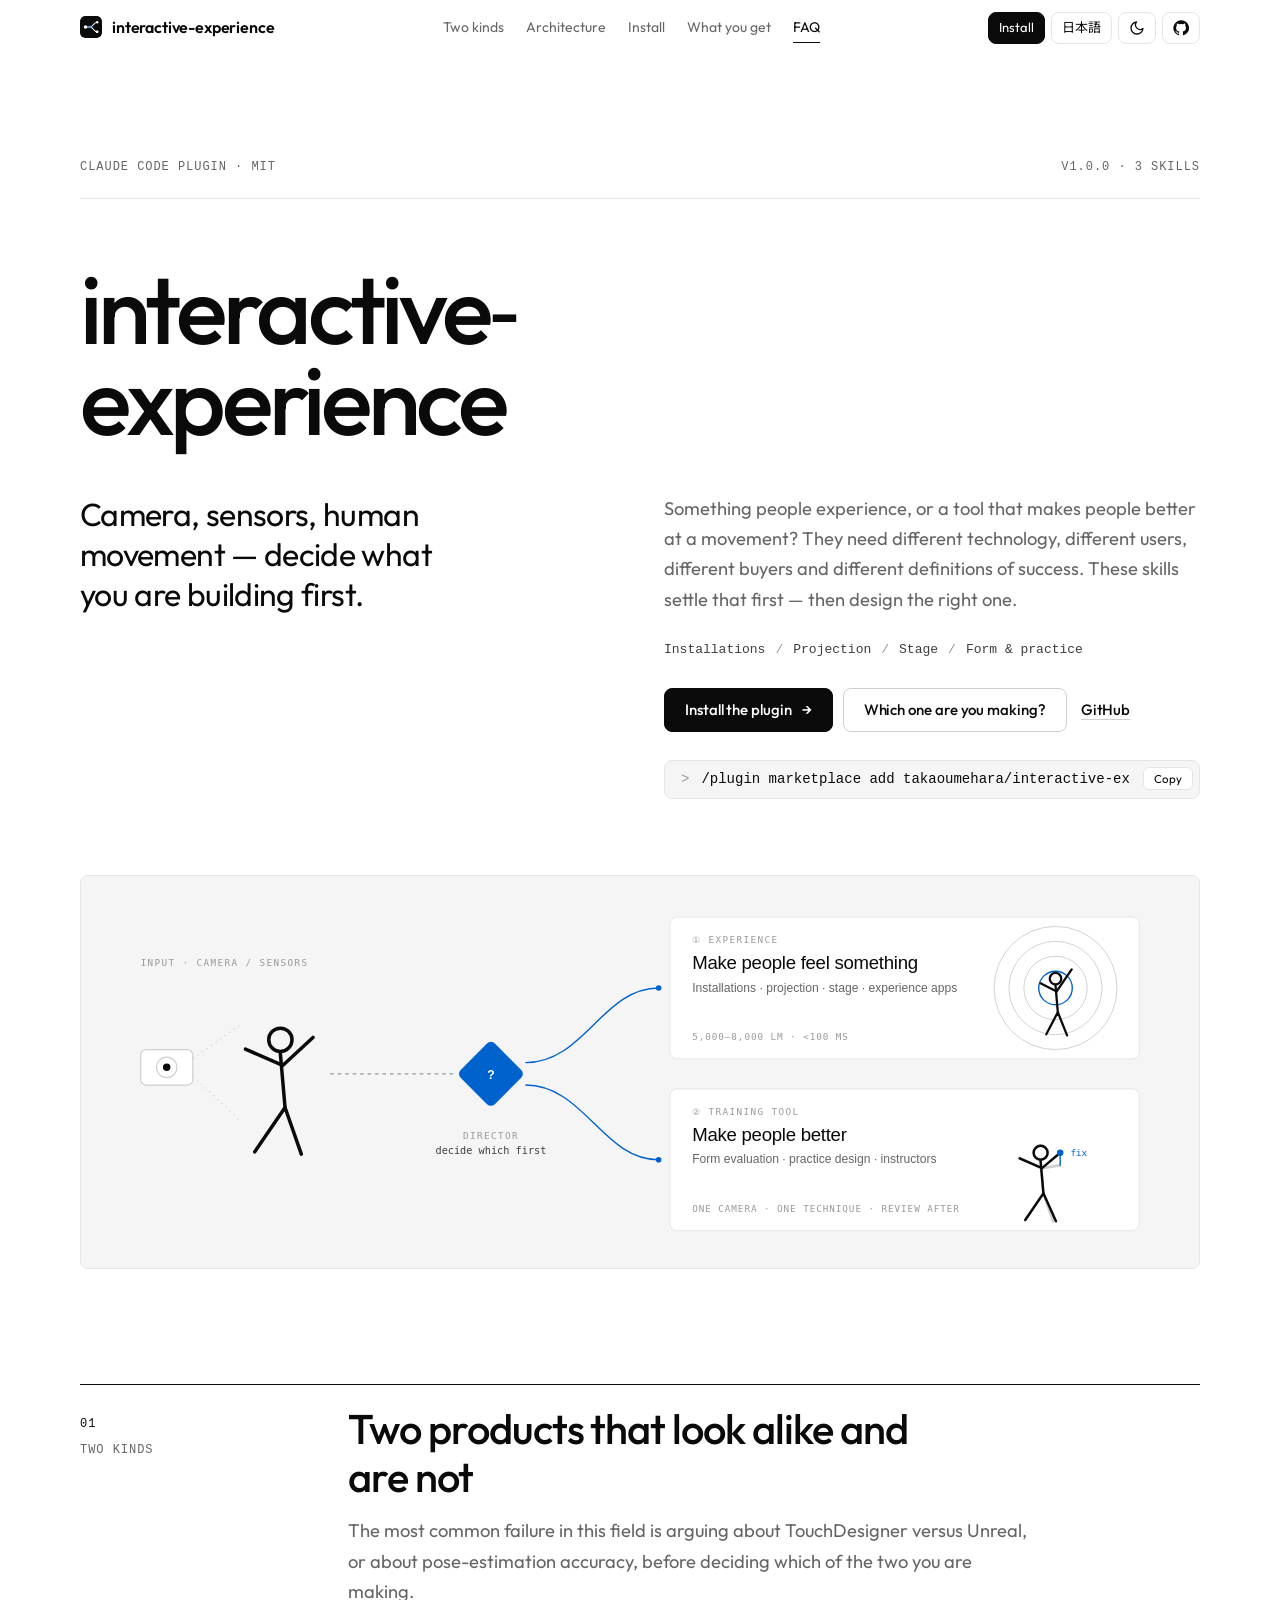
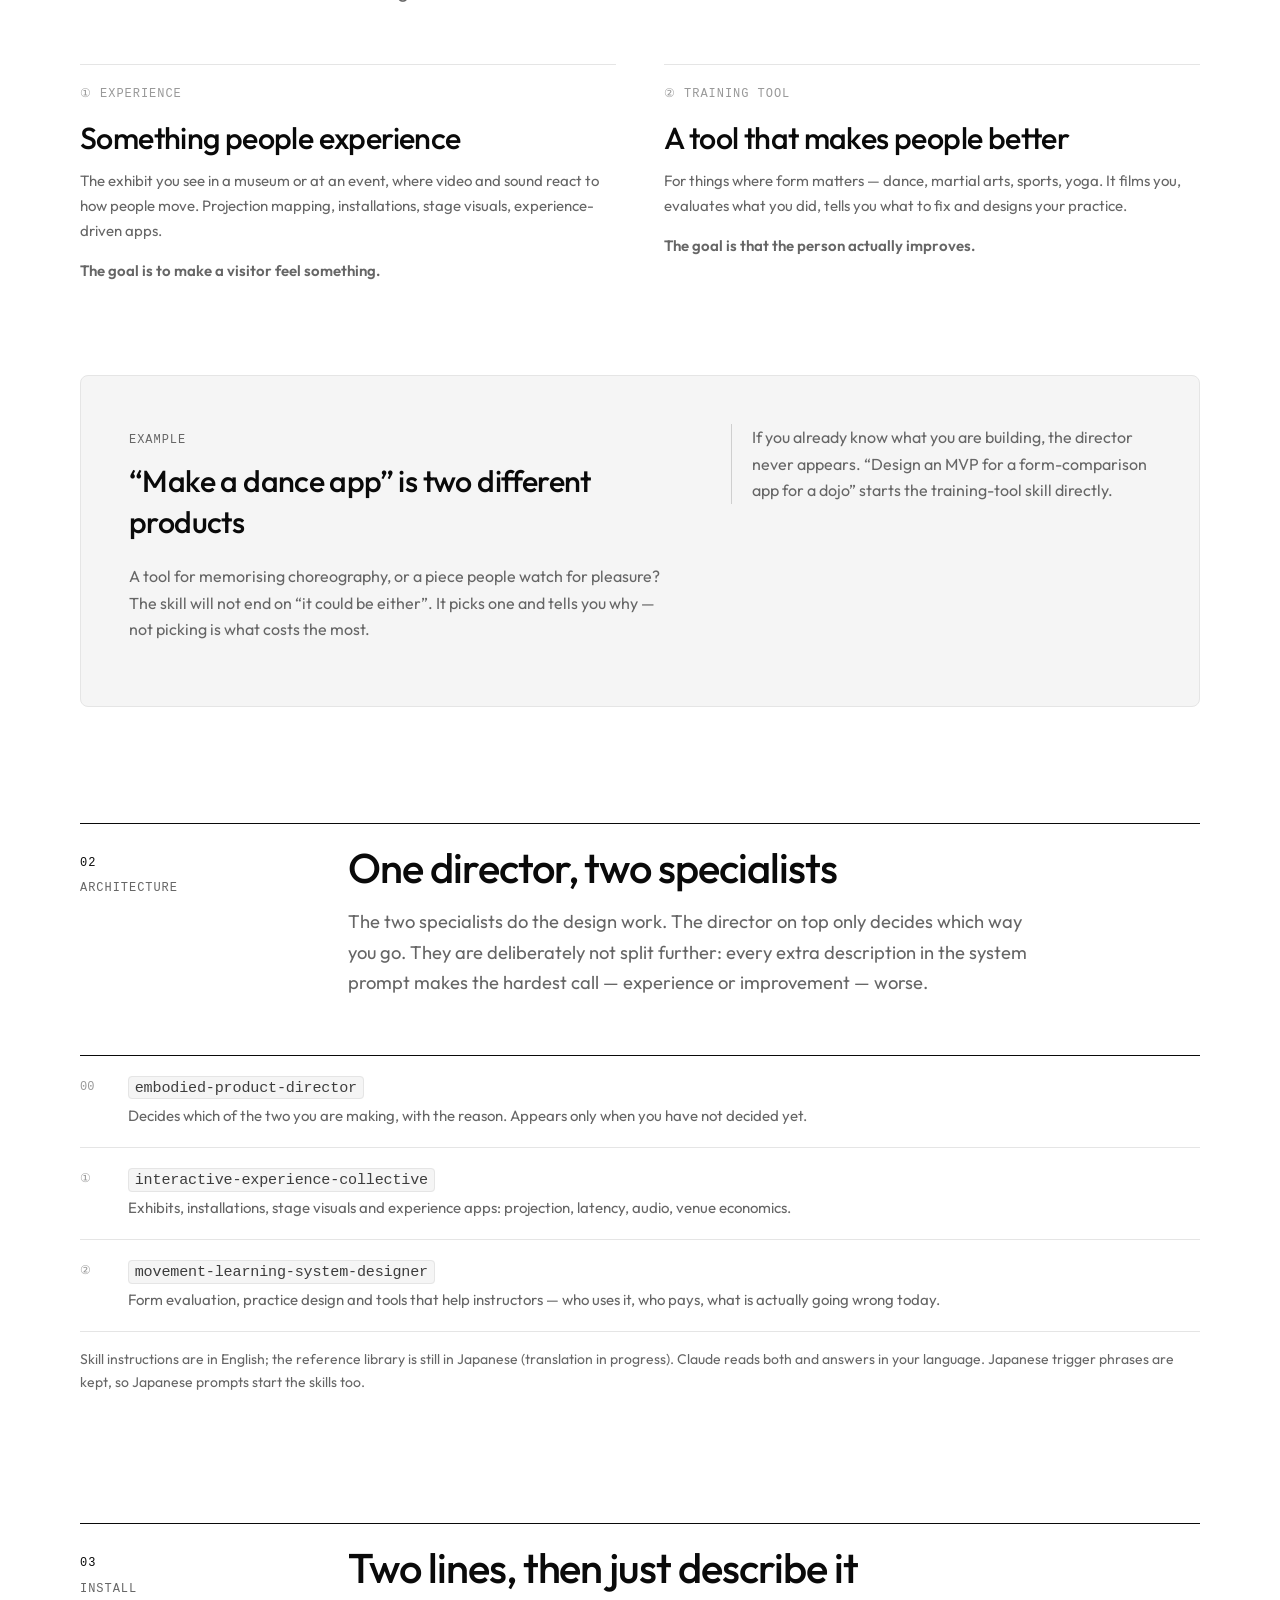
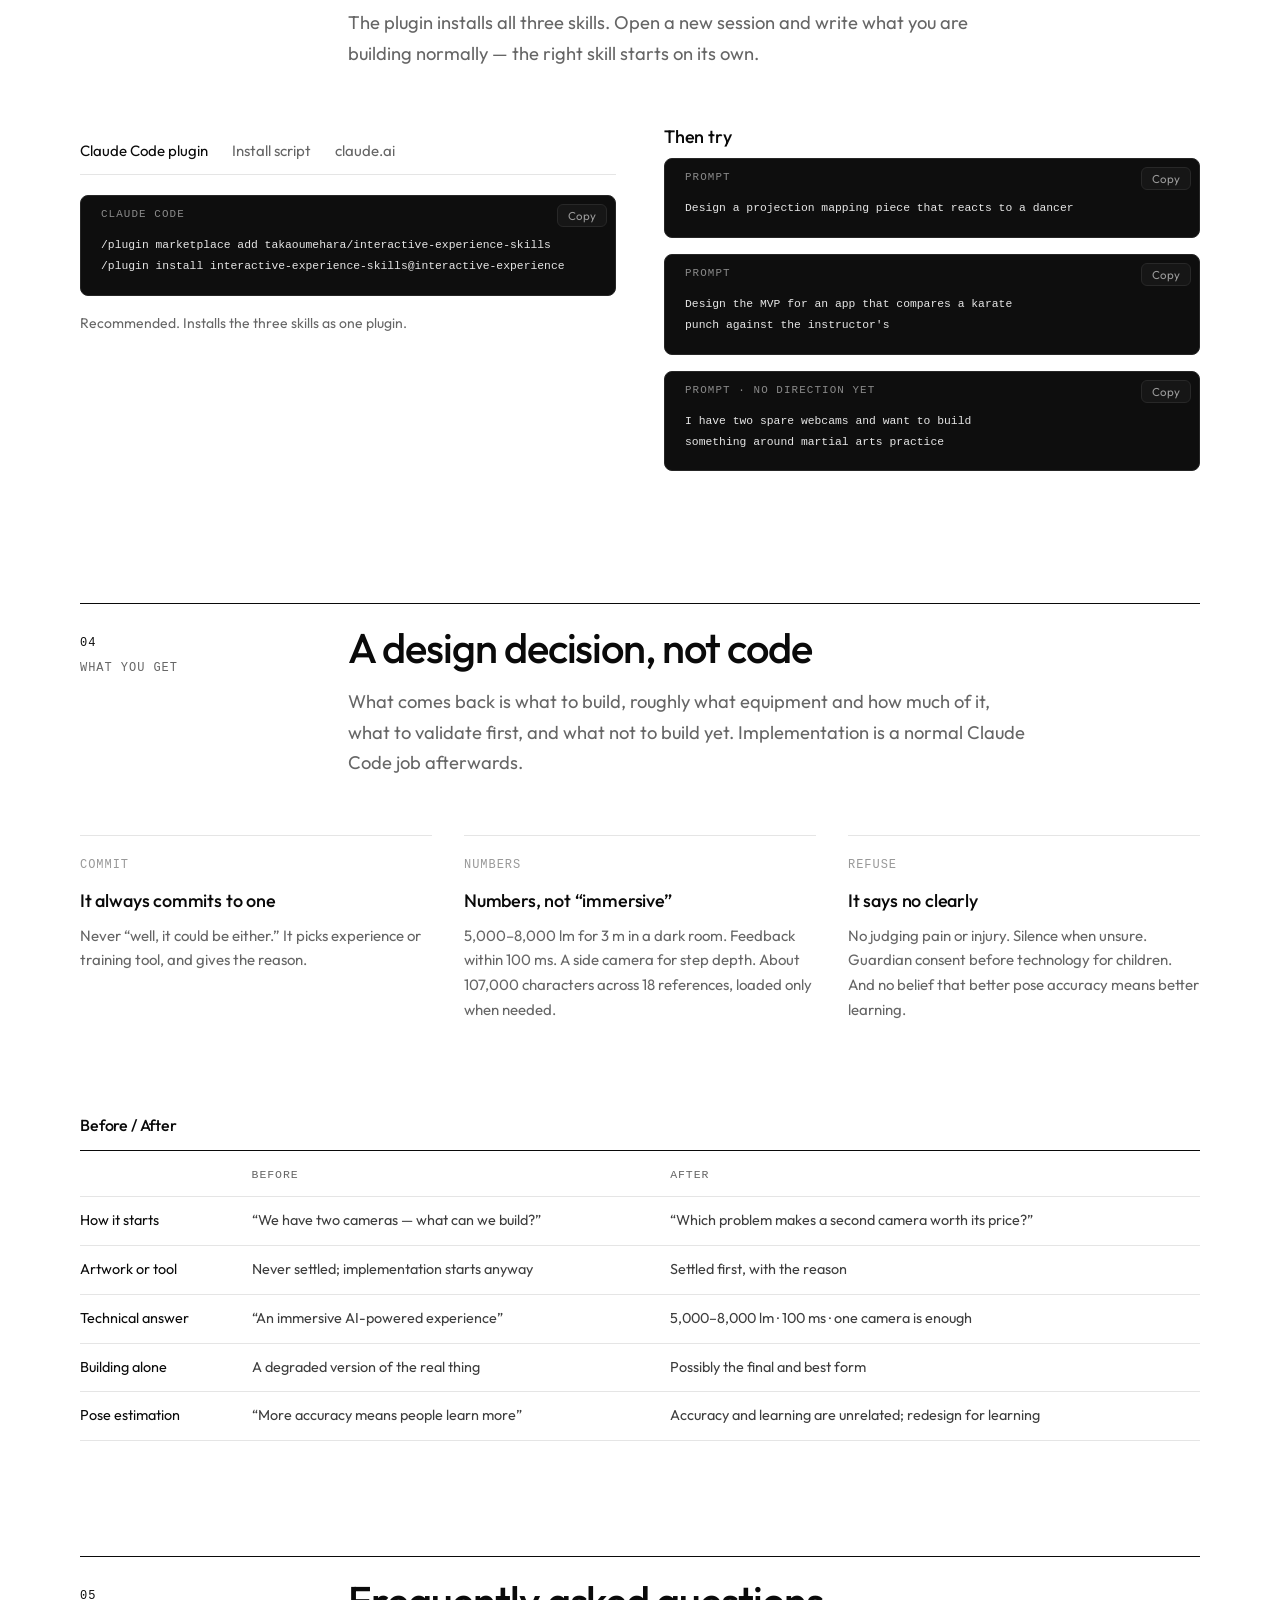
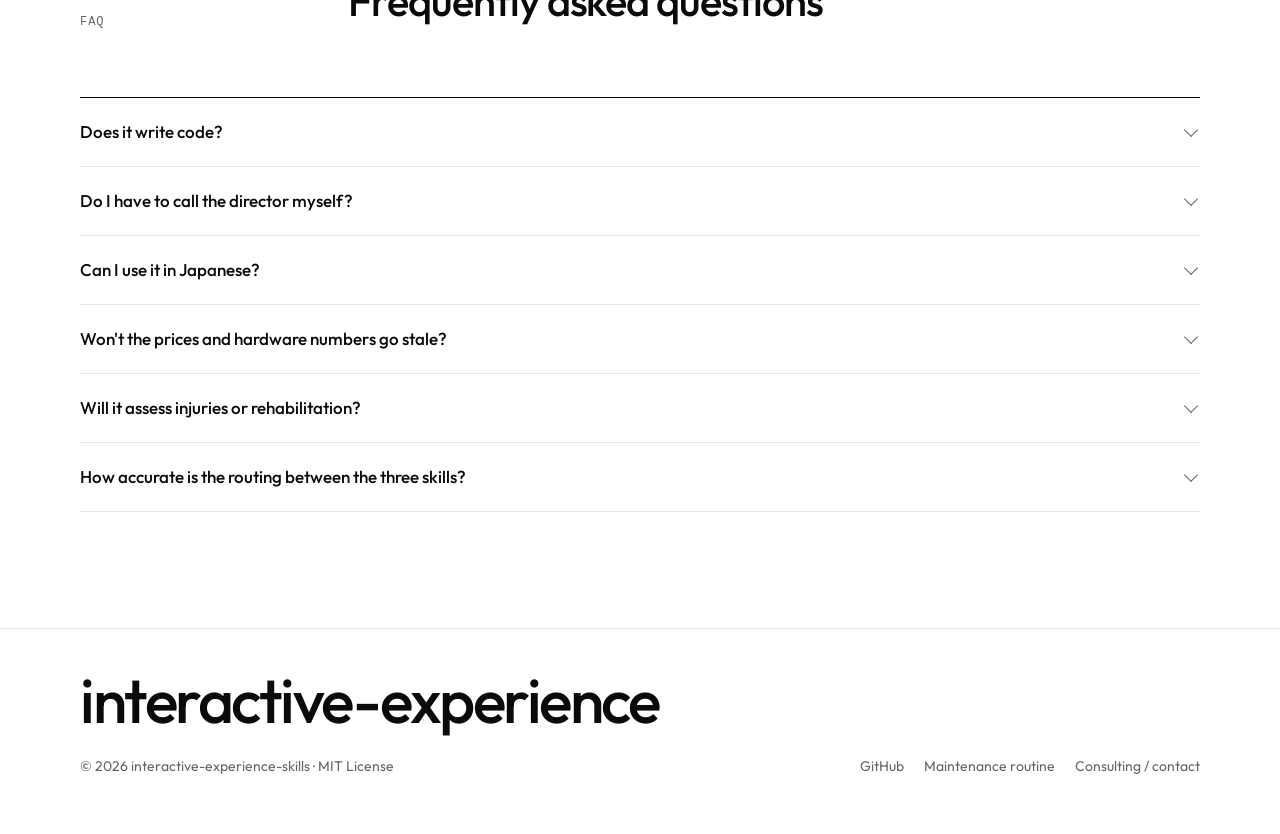
<file: site/index.html>
<!doctype html>
<html lang="en">
<head>
  <meta charset="utf-8">
  <meta name="viewport" content="width=device-width, initial-scale=1, viewport-fit=cover">
  <title>interactive-experience: decide what you are building first</title>
  <meta name="description" data-i18n-key="meta.description" content="Three Claude Code skills for products built on cameras, sensors and human movement. A director decides whether you are making an experience or a training tool, then a specialist designs it.">
  <meta name="theme-color" content="#ffffff" media="(prefers-color-scheme: light)">
  <meta name="theme-color" content="#0a0a0a" media="(prefers-color-scheme: dark)">
  <meta name="color-scheme" content="light dark">
  <link rel="icon" href="assets/favicon.svg" type="image/svg+xml">
  <link rel="canonical" href="https://takaoumehara.github.io/interactive-experience-skills/">
  <meta property="og:type" content="website">
  <meta property="og:site_name" content="interactive-experience">
  <meta property="og:title" content="interactive-experience: decide what you are building first">
  <meta property="og:description" content="Camera, sensors, human movement — decide what you are building first. Three Claude Code skills: one director, two specialists.">
  <meta property="og:url" content="https://takaoumehara.github.io/interactive-experience-skills/">
  <meta property="og:image" content="https://takaoumehara.github.io/interactive-experience-skills/assets/img/hero.svg">
  <meta name="twitter:card" content="summary_large_image">
  <link rel="preconnect" href="https://fonts.googleapis.com">
  <link rel="preconnect" href="https://fonts.gstatic.com" crossorigin>
  <link rel="stylesheet" href="https://fonts.googleapis.com/css2?family=Outfit:wght@400;500;600&amp;family=Noto+Sans+JP:wght@400;500;700&amp;display=swap">
  <link rel="stylesheet" href="assets/style.css">
  <style>
    /* Page-level tweaks: long install commands and brand names must not widen the hero grid or push the nav tools off-screen. */
    .hero-grid > div, .grid > *, .demo-teaser > * { min-width: 0; }
    p code, li code, td code, summary code, details code { white-space: normal; overflow-wrap: anywhere; }
    .install-line { max-width: 100% !important; }
    .install-line span { min-width: 0; }
    .install-line .prompt, .install-line [data-copy] { flex: none !important; }
    @media (max-width: 519px) {
      .brand { flex-shrink: 1; min-width: 0; }
      .brand span { overflow: hidden; text-overflow: ellipsis; }
    }
  </style>
  <script src="assets/boot.js" data-loader></script>
</head>
<body data-title-key="meta.title">
  <div class="loader" aria-hidden="true">
    <div class="loader-mark"><span class="loader-word">interactive-experience</span><span class="loader-rule"></span></div>
  </div>
  <a class="skip-link" href="#main" data-i18n="ui.skip">Skip to content</a>

  <header class="nav">
    <div class="container">
      <a class="brand" href="./" aria-label="interactive-experience home">
        <img src="assets/favicon.svg" alt="" width="22" height="22">
        <span>interactive-experience</span>
      </a>
      <ul class="nav-links">
        <li><a href="#two-kinds" data-i18n="nav.kinds">Two kinds</a></li>
        <li><a href="#architecture" data-i18n="nav.arch">Architecture</a></li>
        <li><a href="#install" data-i18n="nav.install">Install</a></li>
        <li><a href="#what-you-get" data-i18n="nav.get">What you get</a></li>
        <li><a href="#faq">FAQ</a></li>
      </ul>
      <div class="nav-tools">
        <a class="icon-btn nav-demo" href="#install" data-i18n="nav.cta">Install</a>
        <button class="icon-btn" type="button" data-lang-toggle aria-label="日本語に切り替え" lang="ja"><span class="lang-long">日本語</span><span class="lang-short" aria-hidden="true">JA</span></button>
        <button class="icon-btn" type="button" data-theme-toggle aria-label="Toggle theme"></button>
        <a class="icon-btn" href="https://github.com/takaoumehara/interactive-experience-skills" aria-label="GitHub repository" title="GitHub">
          <svg viewBox="0 0 24 24" fill="currentColor" aria-hidden="true"><path d="M12 .5a11.5 11.5 0 0 0-3.64 22.41c.58.1.79-.25.79-.56v-2c-3.2.7-3.88-1.37-3.88-1.37-.52-1.33-1.28-1.69-1.28-1.69-1.05-.72.08-.7.08-.7 1.16.08 1.77 1.19 1.77 1.19 1.03 1.77 2.7 1.26 3.36.96.1-.75.4-1.26.73-1.55-2.55-.29-5.24-1.28-5.24-5.69 0-1.26.45-2.29 1.19-3.1-.12-.29-.52-1.46.11-3.05 0 0 .97-.31 3.17 1.18a11 11 0 0 1 5.77 0c2.2-1.49 3.17-1.18 3.17-1.18.63 1.59.23 2.76.11 3.05.74.81 1.19 1.84 1.19 3.1 0 4.42-2.7 5.4-5.26 5.68.41.36.78 1.06.78 2.14v3.17c0 .31.21.67.8.56A11.5 11.5 0 0 0 12 .5z"/></svg>
        </a>
        <button class="icon-btn menu-btn" type="button" data-menu-toggle aria-expanded="false" aria-controls="mobile-menu" aria-label="Menu">
          <svg viewBox="0 0 24 24" fill="none" stroke="currentColor" stroke-width="1.5" stroke-linecap="round" aria-hidden="true"><path d="M4 8h16M4 16h16"/></svg>
        </button>
      </div>
    </div>
  </header>
  <nav class="mobile-menu" id="mobile-menu" aria-label="Sections">
    <a href="#two-kinds" data-i18n="nav.kinds">Two kinds</a>
    <a href="#architecture" data-i18n="nav.arch">Architecture</a>
    <a href="#install" data-i18n="nav.install">Install</a>
    <a href="#what-you-get" data-i18n="nav.get">What you get</a>
    <a href="#faq">FAQ</a>
  </nav>

  <main id="main">
    <!-- ================= HERO ================= -->
    <section class="hero">
      <div class="container">
        <div class="hero-meta">
          <span class="eyebrow" data-i18n="hero.eyebrow">Claude Code plugin · MIT</span>
          <span>v1.0.0 · 3 skills</span>
        </div>
        <h1 style="font-size:clamp(2.6rem, 1.2rem + 6vw, 6.4rem)">interactive&#8209;<br>experience</h1>
        <div class="hero-grid">
          <p class="tagline" data-i18n="hero.tagline">Camera, sensors, human movement — decide what you are building first.</p>
          <div>
            <p class="lead" data-i18n="hero.lead">Something people experience, or a tool that makes people better at a movement? They need different technology, different users, different buyers and different definitions of success. These skills settle that first — then design the right one.</p>
            <ul class="meta-list" aria-label="Domains">
              <li>Installations</li><li>Projection</li><li>Stage</li><li>Form &amp; practice</li>
            </ul>
            <div class="cta">
              <a class="btn btn-primary" href="#install"><span data-i18n="hero.ctaStart">Install the plugin</span><span class="arr" aria-hidden="true">→</span></a>
              <a class="btn btn-ghost" href="#two-kinds" data-i18n="hero.ctaKinds">Which one are you making?</a>
              <a class="btn btn-link" href="https://github.com/takaoumehara/interactive-experience-skills">GitHub</a>
            </div>
            <div class="install-line" style="max-width:560px">
              <span class="prompt">&gt;</span><span id="hero-cmd">/plugin marketplace add takaoumehara/interactive-experience-skills</span>
              <span data-copy="hero-cmd" style="flex:0"></span>
            </div>
          </div>
        </div>
        <figure class="hero-art">
          <img class="diagram" src="assets/img/hero.svg" width="1200" height="420" alt="A camera reads a moving person. A director decides the fork: an experience that makes people feel something, or a training tool that makes people better." data-i18n-attr="alt:hero.alt">
        </figure>
      </div>
    </section>

    <!-- ================= TWO KINDS ================= -->
    <section id="two-kinds">
      <div class="container">
        <div class="section-head" data-reveal>
          <p class="sec-label"><span class="sec-num">01</span><span class="eyebrow" data-i18n="kinds.eyebrow">Two kinds</span></p>
          <div>
            <h2 data-i18n="kinds.title">Two products that look alike and are not</h2>
            <p class="lead" data-i18n="kinds.lead">The most common failure in this field is arguing about TouchDesigner versus Unreal, or about pose-estimation accuracy, before deciding which of the two you are making.</p>
          </div>
        </div>
        <div class="grid grid-2" data-reveal>
          <article class="col">
            <span class="col-k" data-i18n="kinds.aK">① Experience</span>
            <h3 style="font-size:clamp(1.4rem, 1.1rem + 1vw, 1.9rem);letter-spacing:-0.02em" data-i18n="kinds.aTitle">Something people experience</h3>
            <p data-i18n="kinds.aBody">The exhibit you see in a museum or at an event, where video and sound react to how people move. Projection mapping, installations, stage visuals, experience-driven apps.</p>
            <p data-i18n="kinds.aGoal"><b>The goal is to make a visitor feel something.</b></p>
          </article>
          <article class="col">
            <span class="col-k" data-i18n="kinds.bK">② Training tool</span>
            <h3 style="font-size:clamp(1.4rem, 1.1rem + 1vw, 1.9rem);letter-spacing:-0.02em" data-i18n="kinds.bTitle">A tool that makes people better</h3>
            <p data-i18n="kinds.bBody">For things where form matters — dance, martial arts, sports, yoga. It films you, evaluates what you did, tells you what to fix and designs your practice.</p>
            <p data-i18n="kinds.bGoal"><b>The goal is that the person actually improves.</b></p>
          </article>
        </div>
        <div class="demo-teaser" data-reveal>
          <div>
            <span class="eyebrow" data-i18n="kinds.exEyebrow">Example</span>
            <h3 data-i18n="kinds.exTitle">“Make a dance app” is two different products</h3>
            <p class="muted" data-i18n="kinds.exBody">A tool for memorising choreography, or a piece people watch for pleasure? The skill will not end on “it could be either”. It picks one and tells you why — not picking is what costs the most.</p>
          </div>
          <p class="note muted" data-i18n="kinds.exNote">If you already know what you are building, the director never appears. “Design an MVP for a form-comparison app for a dojo” starts the training-tool skill directly.</p>
        </div>
      </div>
    </section>

    <!-- ================= ARCHITECTURE ================= -->
    <section id="architecture">
      <div class="container">
        <div class="section-head" data-reveal>
          <p class="sec-label"><span class="sec-num">02</span><span class="eyebrow" data-i18n="arch.eyebrow">Architecture</span></p>
          <div>
            <h2 data-i18n="arch.title">One director, two specialists</h2>
            <p class="lead" data-i18n="arch.lead">The two specialists do the design work. The director on top only decides which way you go. They are deliberately not split further: every extra description in the system prompt makes the hardest call — experience or improvement — worse.</p>
          </div>
        </div>
        <ul class="paths" data-reveal>
          <li><span class="num">00</span><div><h3><code>embodied-product-director</code></h3><p data-i18n="arch.dBody">Decides which of the two you are making, with the reason. Appears only when you have not decided yet.</p></div></li>
          <li><span class="num">①</span><div><h3><code>interactive-experience-collective</code></h3><p data-i18n="arch.eBody">Exhibits, installations, stage visuals and experience apps: projection, latency, audio, venue economics.</p></div></li>
          <li><span class="num">②</span><div><h3><code>movement-learning-system-designer</code></h3><p data-i18n="arch.lBody">Form evaluation, practice design and tools that help instructors — who uses it, who pays, what is actually going wrong today.</p></div></li>
        </ul>
        <p class="muted small" style="margin-top:16px" data-i18n="arch.note">Skill instructions are in English; the reference library is still in Japanese (translation in progress). Claude reads both and answers in your language. Japanese trigger phrases are kept, so Japanese prompts start the skills too.</p>
      </div>
    </section>

    <!-- ================= INSTALL ================= -->
    <section id="install">
      <div class="container">
        <div class="section-head" data-reveal>
          <p class="sec-label"><span class="sec-num">03</span><span class="eyebrow" data-i18n="in.eyebrow">Install</span></p>
          <div>
            <h2 data-i18n="in.title">Two lines, then just describe it</h2>
            <p class="lead" data-i18n="in.lead">The plugin installs all three skills. Open a new session and write what you are building normally — the right skill starts on its own.</p>
          </div>
        </div>
        <div class="grid grid-2" data-reveal>
          <div>
            <div class="tabs">
              <div class="tablist" role="tablist" aria-label="Install method">
                <button role="tab" id="in-plugin" data-key="plugin" aria-controls="in-plugin-p" aria-selected="true" data-i18n="in.tabPlugin">Claude Code plugin</button>
                <button role="tab" id="in-script" data-key="script" aria-controls="in-script-p" aria-selected="false" data-i18n="in.tabScript">Install script</button>
                <button role="tab" id="in-web" data-key="web" aria-controls="in-web-p" aria-selected="false">claude.ai</button>
              </div>
              <div class="tabpanel" role="tabpanel" id="in-plugin-p" aria-labelledby="in-plugin">
                <div class="code"><span class="lang">claude code</span><pre><code>/plugin marketplace add takaoumehara/interactive-experience-skills
/plugin install interactive-experience-skills@interactive-experience</code></pre></div>
                <p class="muted small" data-i18n="in.pluginNote">Recommended. Installs the three skills as one plugin.</p>
              </div>
              <div class="tabpanel" role="tabpanel" id="in-script-p" aria-labelledby="in-script" hidden>
                <div class="code"><span class="lang">bash</span><pre><code>git clone https://github.com/takaoumehara/interactive-experience-skills.git
cd interactive-experience-skills
./install.sh</code></pre></div>
                <p class="muted small" data-i18n="in.scriptNote">Also installs the maintainer commands <code>/motion-idea</code>, <code>/refresh-skills</code>, <code>/scout-skills</code> and <code>/skills-routine</code>. Don't install both the plugin and the script copies.</p>
              </div>
              <div class="tabpanel" role="tabpanel" id="in-web-p" aria-labelledby="in-web" hidden>
                <div class="code"><span class="lang">bash</span><pre><code>./package.sh   # writes dist/&lt;skill&gt;.zip</code></pre></div>
                <p class="muted small" data-i18n="in.webNote">Upload each zip in your assistant's skill settings.</p>
              </div>
            </div>
          </div>
          <div>
            <h3 data-i18n="in.tryTitle">Then try</h3>
            <div class="code"><span class="lang">prompt</span><pre><code>Design a projection mapping piece that reacts to a dancer</code></pre></div>
            <div class="code"><span class="lang">prompt</span><pre><code>Design the MVP for an app that compares a karate
punch against the instructor's</code></pre></div>
            <div class="code"><span class="lang">prompt · no direction yet</span><pre><code>I have two spare webcams and want to build
something around martial arts practice</code></pre></div>
          </div>
        </div>
      </div>
    </section>

    <!-- ================= WHAT YOU GET ================= -->
    <section id="what-you-get">
      <div class="container">
        <div class="section-head" data-reveal>
          <p class="sec-label"><span class="sec-num">04</span><span class="eyebrow" data-i18n="get.eyebrow">What you get</span></p>
          <div>
            <h2 data-i18n="get.title">A design decision, not code</h2>
            <p class="lead" data-i18n="get.lead">What comes back is what to build, roughly what equipment and how much of it, what to validate first, and what not to build yet. Implementation is a normal Claude Code job afterwards.</p>
          </div>
        </div>
        <div class="cols cols-3" data-reveal>
          <article class="col">
            <span class="col-k">Commit</span>
            <h3 data-i18n="get.c1Title">It always commits to one</h3>
            <p data-i18n="get.c1Body">Never “well, it could be either.” It picks experience or training tool, and gives the reason.</p>
          </article>
          <article class="col">
            <span class="col-k">Numbers</span>
            <h3 data-i18n="get.c2Title">Numbers, not “immersive”</h3>
            <p data-i18n="get.c2Body">5,000–8,000 lm for 3 m in a dark room. Feedback within 100 ms. A side camera for step depth. About 107,000 characters across 18 references, loaded only when needed.</p>
          </article>
          <article class="col">
            <span class="col-k">Refuse</span>
            <h3 data-i18n="get.c3Title">It says no clearly</h3>
            <p data-i18n="get.c3Body">No judging pain or injury. Silence when unsure. Guardian consent before technology for children. And no belief that better pose accuracy means better learning.</p>
          </article>
        </div>

        <h3 class="sub-head tbl-title" data-i18n="get.baTitle">Before / After</h3>
        <div class="table-wrap" data-reveal><table>
          <thead><tr><th></th><th data-i18n="get.thBefore">Before</th><th data-i18n="get.thAfter">After</th></tr></thead>
          <tbody>
            <tr><td data-i18n="get.r1">How it starts</td><td data-i18n="get.r1b">“We have two cameras — what can we build?”</td><td data-i18n="get.r1a">“Which problem makes a second camera worth its price?”</td></tr>
            <tr><td data-i18n="get.r2">Artwork or tool</td><td data-i18n="get.r2b">Never settled; implementation starts anyway</td><td data-i18n="get.r2a">Settled first, with the reason</td></tr>
            <tr><td data-i18n="get.r3">Technical answer</td><td data-i18n="get.r3b">“An immersive AI-powered experience”</td><td data-i18n="get.r3a">5,000–8,000 lm · 100 ms · one camera is enough</td></tr>
            <tr><td data-i18n="get.r4">Building alone</td><td data-i18n="get.r4b">A degraded version of the real thing</td><td data-i18n="get.r4a">Possibly the final and best form</td></tr>
            <tr><td data-i18n="get.r5">Pose estimation</td><td data-i18n="get.r5b">“More accuracy means people learn more”</td><td data-i18n="get.r5a">Accuracy and learning are unrelated; redesign for learning</td></tr>
          </tbody>
        </table></div>
      </div>
    </section>

    <!-- ================= FAQ ================= -->
    <section id="faq">
      <div class="container">
        <div class="section-head" data-reveal>
          <p class="sec-label"><span class="sec-num">05</span><span class="eyebrow">FAQ</span></p>
          <div>
            <h2 data-i18n="faq.title">Frequently asked questions</h2>
          </div>
        </div>
        <div class="faq-list" data-reveal>
        <details class="faq"><summary data-i18n="faq.q1">Does it write code?</summary><div data-i18n="faq.a1">No. It returns design decisions: what to build, what equipment, what to validate first and what not to build yet. Ask Claude Code to implement afterwards.</div></details>
        <details class="faq"><summary data-i18n="faq.q2">Do I have to call the director myself?</summary><div data-i18n="faq.a2">No. Describe what you are building and the right skill starts. The director only appears when you have not decided between an experience and a training tool.</div></details>
        <details class="faq"><summary data-i18n="faq.q3">Can I use it in Japanese?</summary><div data-i18n="faq.a3">Yes. Each skill keeps its Japanese trigger phrases, and the reference library is written in Japanese. Claude answers in the language you use.</div></details>
        <details class="faq"><summary data-i18n="faq.q4">Won't the prices and hardware numbers go stale?</summary><div data-i18n="faq.a4">Yes, so volatile passages are marked. When the skill reads one, it checks the web before answering. <code>/refresh-skills</code> batch-verifies them and <code>/scout-skills</code> proposes new candidates without editing references.</div></details>
        <details class="faq"><summary data-i18n="faq.q5">Will it assess injuries or rehabilitation?</summary><div data-i18n="faq.a5">No. Pain, injury and range of motion are medicine. It will not step into rehabilitation without a clinician involved.</div></details>
        <details class="faq"><summary data-i18n="faq.q6">How accurate is the routing between the three skills?</summary><div data-i18n="faq.a6">An earlier check was reported as 97% with 11% ambiguous cases, but its method, model, date and raw results were never committed, so treat it as to be re-measured. Each skill ships <code>evals/evals.json</code> with near-miss cases for re-checking.</div></details>
        </div>
      </div>
    </section>
  </main>

  <footer>
    <div class="container">
      <div class="foot-word" aria-hidden="true" style="overflow-wrap:anywhere">interactive-experience</div>
      <div class="foot-row">
        <span>© <span id="year">2026</span> interactive-experience-skills · <span data-i18n="footer.license">MIT License</span></span>
        <span class="foot-links">
          <a href="https://github.com/takaoumehara/interactive-experience-skills">GitHub</a>
          <a href="https://github.com/takaoumehara/interactive-experience-skills/blob/main/ROUTINE.md" data-i18n="footer.routine">Maintenance routine</a>
          <a href="https://github.com/takaoumehara/interactive-experience-skills/issues" data-i18n="footer.contact">Consulting / contact</a>
        </span>
      </div>
    </div>
  </footer>

  <script src="assets/i18n.js"></script>
  <script src="assets/app.js"></script>
</body>
</html>
</file>
<file: site/assets/style.css>
/* interactive-experience docs: editorial, monochrome, one accent. No frameworks. */

:root {
  --font: "Outfit", -apple-system, BlinkMacSystemFont, "Segoe UI", "Helvetica Neue", Arial,
    "Hiragino Sans", "Hiragino Kaku Gothic ProN", "Noto Sans JP", "Yu Gothic", Meiryo, sans-serif;
  --font-ja: -apple-system, BlinkMacSystemFont, "Hiragino Sans", "Hiragino Kaku Gothic ProN", "Noto Sans JP", "Yu Gothic", Meiryo, sans-serif;
  --mono: ui-monospace, SFMono-Regular, "SF Mono", Menlo, Consolas, "Liberation Mono", monospace;

  --bg: #ffffff;
  --bg-soft: #f5f5f5;
  --surface: #ffffff;
  --border: #e5e5e5;
  --border-strong: #cfcfcf;
  --text: #0a0a0a;
  --text-2: #3d3d3d;
  --muted: #666666;
  --faint: #999999;
  --accent: #0062cc;
  --accent-hover: #004fa6;
  --accent-soft: #e8f0fa;
  --accent-text: #0062cc;
  --on-accent: #ffffff;
  --ok: #1a7f37;
  --code-bg: #0e0e0e;
  --code-text: #e6e6e6;
  --code-dim: #8a8a8a;
  --code-line: #262626;
  --shadow: 0 1px 0 rgb(0 0 0 / 0.02);

  --radius: 8px;
  --radius-sm: 4px;
  --nav-h: 56px;
  --max: 1120px;
  --gutter: clamp(20px, 4vw, 40px);
  --ease: cubic-bezier(.16, 1, .3, 1);
  color-scheme: light;
}

@media (prefers-color-scheme: dark) {
  :root:not([data-theme="light"]) {
    --bg: #0a0a0a;
    --bg-soft: #141414;
    --surface: #111111;
    --border: #262626;
    --border-strong: #3a3a3a;
    --text: #f2f2f2;
    --text-2: #d4d4d4;
    --muted: #a3a3a3;
    --faint: #6b6b6b;
    --accent: #3b9cff;
    --accent-hover: #6cb4ff;
    --accent-soft: #0f1f33;
    --accent-text: #6cb4ff;
    --on-accent: #050505;
    --ok: #3fb950;
    --code-bg: #141414;
    --code-line: #262626;
    color-scheme: dark;
  }
}

:root[data-theme="dark"] {
  --bg: #0a0a0a;
  --bg-soft: #141414;
  --surface: #111111;
  --border: #262626;
  --border-strong: #3a3a3a;
  --text: #f2f2f2;
  --text-2: #d4d4d4;
  --muted: #a3a3a3;
  --faint: #6b6b6b;
  --accent: #3b9cff;
  --accent-hover: #6cb4ff;
  --accent-soft: #0f1f33;
  --accent-text: #6cb4ff;
  --on-accent: #050505;
  --ok: #3fb950;
  --code-bg: #141414;
  --code-line: #262626;
  color-scheme: dark;
}

*, *::before, *::after { box-sizing: border-box; }

html {
  scroll-behavior: smooth;
  scroll-padding-top: calc(var(--nav-h) + 24px);
  -webkit-text-size-adjust: 100%;
}

body {
  margin: 0;
  font-family: var(--font);
  font-size: 16px;
  font-weight: 400;
  line-height: 1.65;
  color: var(--text);
  background: var(--bg);
  -webkit-font-smoothing: antialiased;
  -moz-osx-font-smoothing: grayscale;
  text-rendering: optimizeLegibility;
  transition: background-color .3s var(--ease), color .3s var(--ease);
}
:lang(ja) body, body:lang(ja) { line-height: 1.8; }
:lang(ja) .lead, :lang(ja) p { font-feature-settings: "palt" 1; }

img { max-width: 100%; height: auto; display: block; }
::selection { background: var(--accent); color: var(--on-accent); }

a {
  color: var(--text);
  text-decoration: underline;
  text-decoration-color: var(--border-strong);
  text-decoration-thickness: 1px;
  text-underline-offset: 3px;
  transition: text-decoration-color .2s var(--ease), color .2s var(--ease);
}
a:hover { text-decoration-color: currentColor; }
:focus-visible { outline: 2px solid var(--accent); outline-offset: 3px; border-radius: var(--radius-sm); }

h1, h2, h3 { margin: 0 0 .5em; color: var(--text); }
h1 { font-weight: 600; }
h2 {
  font-size: clamp(1.75rem, 1.25rem + 1.9vw, 2.6rem);
  font-weight: 500; line-height: 1.15; letter-spacing: -0.025em;
  max-width: 22ch;
}
:lang(ja) h2 { letter-spacing: 0; line-height: 1.35; max-width: 26em; }
h3 { font-size: 1.125rem; font-weight: 500; line-height: 1.35; letter-spacing: -0.01em; }
p { margin: 0 0 1em; }
b, strong { font-weight: 600; }

code, kbd, pre { font-family: var(--mono); font-size: .875em; }
:not(pre) > code {
  background: var(--bg-soft);
  color: var(--text-2);
  padding: .12em .38em;
  border-radius: var(--radius-sm);
  border: 1px solid var(--border);
  white-space: nowrap;
  font-size: .84em;
}
h2 code { font-size: .78em; font-weight: 400; background: none; border: 0; padding: 0; color: inherit; }

.skip-link {
  position: absolute; left: -999px; top: 8px; z-index: 100;
  background: var(--text); color: var(--bg); padding: 8px 12px; border-radius: var(--radius);
}
.skip-link:focus { left: 8px; }

.container { width: 100%; max-width: calc(var(--max) + var(--gutter) * 2); margin: 0 auto; padding: 0 var(--gutter); }
.muted { color: var(--muted); }
.small { font-size: .875rem; }
.mono { font-family: var(--mono); }

/* ---------- Loader ---------- */
.loader { display: none; }
html.is-loading .loader {
  position: fixed; inset: 0; z-index: 200;
  display: grid; place-items: center;
  background: var(--bg);
  animation: loader-out .32s var(--ease) .68s forwards;
}
.loader-mark { display: grid; justify-items: start; gap: 14px; }
.loader-word {
  font-size: 1.05rem; font-weight: 500; letter-spacing: -0.01em; color: var(--text);
  opacity: 0; animation: loader-fade .45s var(--ease) .05s forwards;
}
.loader-rule {
  display: block; width: 168px; height: 1px; background: var(--text);
  transform: scaleX(0); transform-origin: left center;
  animation: loader-draw .6s var(--ease) .08s forwards;
}
html.is-loading main, html.is-loading .nav {
  animation: page-in .7s var(--ease) .7s both;
}
@keyframes loader-fade { to { opacity: 1; } }
@keyframes loader-draw { to { transform: scaleX(1); } }
@keyframes loader-out { to { opacity: 0; visibility: hidden; } }
@keyframes page-in { from { opacity: 0; transform: translateY(6px); } to { opacity: 1; transform: none; } }

/* Scroll reveal (only when JS opts in and motion is allowed) */
html.js-reveal [data-reveal] {
  transition: opacity .8s var(--ease), transform .8s var(--ease);
}
html.js-reveal [data-reveal]:not(.is-in) { opacity: 0; transform: translateY(14px); }

/* ---------- Nav ---------- */
.nav {
  position: sticky; top: 0; z-index: 50;
  height: var(--nav-h);
  background: var(--bg);
  border-bottom: 1px solid transparent;
  transition: border-color .3s var(--ease), background-color .3s var(--ease);
}
.nav.is-scrolled, .nav.is-static { border-bottom-color: var(--border); }
.nav .container { display: flex; align-items: center; gap: 24px; height: 100%; }
.brand {
  display: flex; align-items: center; gap: 10px; flex-shrink: 0; white-space: nowrap;
  font-weight: 600; font-size: 1rem; letter-spacing: -0.01em; color: var(--text); text-decoration: none;
}
.brand img { width: 22px; height: 22px; flex-shrink: 0; border-radius: 5px; }
.brand .ver { font-family: var(--mono); font-size: .72rem; font-weight: 400; color: var(--faint); letter-spacing: 0; }
.nav-links { display: none; gap: 2px; margin: 0 auto; list-style: none; padding: 0; }
.nav-links a {
  position: relative; display: block; padding: 6px 10px;
  color: var(--muted); text-decoration: none; font-size: .875rem; font-weight: 400;
  transition: color .2s var(--ease);
}
.nav-links a::after {
  content: ""; position: absolute; left: 10px; right: 10px; bottom: 2px; height: 1px;
  background: currentColor; transform: scaleX(0); transform-origin: left; transition: transform .35s var(--ease);
}
.nav-links a:hover, .nav-links a.active { color: var(--text); }
.nav-links a:hover::after, .nav-links a.active::after { transform: scaleX(1); }
.nav-tools { display: flex; align-items: center; gap: 6px; margin-left: auto; }
.icon-btn {
  display: inline-flex; align-items: center; justify-content: center; gap: 6px;
  height: 32px; min-width: 32px; padding: 0 10px;
  border: 1px solid var(--border); border-radius: var(--radius);
  background: transparent; color: var(--text);
  font: inherit; font-size: .8125rem; font-weight: 400; cursor: pointer; text-decoration: none;
  white-space: nowrap; flex-shrink: 0;
  transition: border-color .2s var(--ease), background-color .2s var(--ease);
}
.icon-btn:hover { border-color: var(--border-strong); background: var(--bg-soft); }
.icon-btn svg { width: 16px; height: 16px; }
.icon-btn.nav-demo { background: var(--text); color: var(--bg); border-color: var(--text); }
.icon-btn.nav-demo:hover { opacity: .85; background: var(--text); }
.menu-btn { display: inline-flex; }
.lang-short { display: none; }
@media (max-width: 519px) {
  .nav .container { gap: 10px; }
  .nav-demo, .lang-long { display: none; }
  .lang-short { display: inline; }
}
@media (min-width: 1000px) {
  .nav-links { display: flex; }
  .menu-btn { display: none; }
  .nav-tools { margin-left: 0; }
}
.mobile-menu {
  display: none; position: fixed; inset: var(--nav-h) 0 auto 0; z-index: 49;
  background: var(--bg); border-bottom: 1px solid var(--border);
  padding: 8px var(--gutter) 20px;
}
.mobile-menu.open { display: block; }
.mobile-menu a {
  display: block; padding: 12px 0; color: var(--text); text-decoration: none;
  border-bottom: 1px solid var(--border); font-size: 1.05rem;
}
.mobile-menu a:last-child { border-bottom: 0; }

/* ---------- Sections ---------- */
section { padding: clamp(72px, 9vw, 128px) 0 0; }
main > section:last-child { padding-bottom: clamp(72px, 9vw, 128px); }

.section-head {
  display: grid; gap: 16px 48px;
  border-top: 1px solid var(--text);
  padding-top: 20px;
  margin-bottom: clamp(36px, 4.5vw, 56px);
}
.sec-label {
  display: flex; align-items: baseline; gap: 14px; margin: 0;
  font-family: var(--mono); font-size: .75rem; letter-spacing: .08em; text-transform: uppercase; color: var(--muted);
}
.sec-num { color: var(--text); }
.section-head h2 { margin-bottom: 16px; }
.section-head .lead:last-child { margin-bottom: 0; }
@media (min-width: 860px) {
  .section-head { grid-template-columns: 220px 1fr; }
  .sec-label { flex-direction: column; gap: 6px; padding-top: 10px; }
}

.eyebrow {
  display: inline-block; font-family: var(--mono); font-size: .75rem; font-weight: 400;
  letter-spacing: .08em; text-transform: uppercase; color: var(--muted); margin-bottom: 10px;
}
.sec-label .eyebrow { margin: 0; }
.lead { font-size: clamp(1.02rem, .95rem + .3vw, 1.15rem); color: var(--muted); max-width: 680px; line-height: 1.65; }
.sub-head { margin: clamp(48px, 5vw, 64px) 0 16px; }
.sub-head:first-child { margin-top: 0; }

/* ---------- Hero ---------- */
.hero { padding: clamp(56px, 8vw, 112px) 0 0; }
.hero-meta {
  display: flex; flex-wrap: wrap; justify-content: space-between; gap: 8px 24px;
  font-family: var(--mono); font-size: .75rem; letter-spacing: .08em; text-transform: uppercase; color: var(--muted);
  padding-bottom: 20px; border-bottom: 1px solid var(--border); margin-bottom: clamp(32px, 5vw, 64px);
}
.hero-meta .eyebrow { margin: 0; }
.hero h1 {
  font-size: clamp(3.2rem, 1.6rem + 7.5vw, 7.5rem);
  font-weight: 500; letter-spacing: -0.045em; line-height: .95;
  margin: 0 0 clamp(28px, 4vw, 48px);
}
.hero-grid { display: grid; gap: 24px 48px; }
.hero .tagline {
  font-size: clamp(1.4rem, 1.1rem + 1.2vw, 2rem); font-weight: 400; line-height: 1.25; letter-spacing: -0.02em;
  color: var(--text); margin: 0; max-width: 18ch;
}
:lang(ja) .hero .tagline { letter-spacing: 0; line-height: 1.5; max-width: 16em; }
.hero .lead { margin-bottom: 24px; }
.meta-list {
  display: flex; flex-wrap: wrap; gap: 4px 0; margin: 0 0 28px; padding: 0; list-style: none;
  font-family: var(--mono); font-size: .8125rem; color: var(--text-2);
}
.meta-list li + li::before { content: "/"; color: var(--faint); margin: 0 10px; }
.cta { display: flex; flex-wrap: wrap; gap: 10px; align-items: center; }
.hero-art { margin: clamp(48px, 6vw, 80px) 0 0; }
@media (min-width: 900px) {
  .hero-grid { grid-template-columns: 1fr 1fr; align-items: start; }
}

/* ---------- Buttons ---------- */
.btn {
  display: inline-flex; align-items: center; justify-content: center; gap: 10px;
  height: 44px; padding: 0 20px; border-radius: var(--radius);
  font: inherit; font-weight: 500; font-size: .9375rem; letter-spacing: -0.005em;
  text-decoration: none; border: 1px solid transparent; cursor: pointer; white-space: nowrap;
  transition: background-color .2s var(--ease), border-color .2s var(--ease), color .2s var(--ease), opacity .2s var(--ease);
}
.btn .arr { display: inline-block; transition: transform .35s var(--ease); }
.btn:hover .arr { transform: translateX(3px); }
.btn-primary { background: var(--text); color: var(--bg); border-color: var(--text); }
.btn-primary:hover { opacity: .86; color: var(--bg); }
.btn-accent { background: var(--accent); color: var(--on-accent); border-color: var(--accent); }
.btn-accent:hover { background: var(--accent-hover); border-color: var(--accent-hover); color: var(--on-accent); }
.btn-ghost { background: transparent; color: var(--text); border-color: var(--border-strong); }
.btn-ghost:hover { border-color: var(--text); color: var(--text); }
.btn-link {
  background: none; border: 0; padding: 0 4px; height: auto; color: var(--text);
  text-decoration: underline; text-decoration-color: var(--border-strong); text-underline-offset: 4px;
}
.btn-link:hover { text-decoration-color: currentColor; }

.install-line {
  display: flex; align-items: center; gap: 12px; margin-top: 28px;
  font-family: var(--mono); font-size: .875rem;
  border: 1px solid var(--border); border-radius: var(--radius); background: var(--bg-soft);
  padding: 6px 6px 6px 16px; max-width: 420px; color: var(--text);
}
.install-line span { flex: 1; overflow-x: auto; white-space: nowrap; }
.install-line .prompt { color: var(--faint); flex: 0; user-select: none; }

/* ---------- Figures (diagrams) ---------- */
.figure { margin: clamp(40px, 5vw, 64px) 0 0; }
.figure img, .hero-art img, .plate {
  width: 100%; border-radius: var(--radius); border: 1px solid var(--border); background: var(--bg-soft);
}
.figure figcaption {
  display: flex; gap: 14px; margin-top: 12px;
  font-family: var(--mono); font-size: .75rem; letter-spacing: .04em; color: var(--muted);
}
.figure figcaption .fig-no { color: var(--text); text-transform: uppercase; letter-spacing: .08em; }
/* Diagrams follow the OS colour scheme internally; invert them when the user forces the other theme. */
@media (prefers-color-scheme: light) {
  :root[data-theme="dark"] .diagram { filter: invert(1) hue-rotate(180deg); }
}
@media (prefers-color-scheme: dark) {
  :root[data-theme="light"] .diagram { filter: invert(1) hue-rotate(180deg); }
}

/* ---------- Editorial columns (replaces card grids) ---------- */
.grid { display: grid; gap: 24px; }
@media (min-width: 640px) { .grid-2 { grid-template-columns: repeat(2, 1fr); } }
@media (min-width: 860px) { .grid-2 { gap: 48px; } }

.cols { display: grid; gap: 0 32px; margin: 0; padding: 0; list-style: none; }
@media (min-width: 640px) { .cols-3, .cols-4 { grid-template-columns: repeat(2, 1fr); } }
@media (min-width: 960px) { .cols-3 { grid-template-columns: repeat(3, 1fr); } .cols-4 { grid-template-columns: repeat(4, 1fr); } }
.col {
  border-top: 1px solid var(--border); padding: 20px 0 28px;
  transition: border-color .4s var(--ease);
}
.col:hover { border-top-color: var(--text); }
.col-k {
  display: block; font-family: var(--mono); font-size: .75rem; letter-spacing: .08em; text-transform: uppercase;
  color: var(--faint); margin-bottom: 14px;
}
.col h3 { margin-bottom: 10px; }
.col p { color: var(--muted); font-size: .9375rem; }
.col p:last-child { margin-bottom: 0; }
.col .apis { display: flex; flex-wrap: wrap; gap: 6px; margin-top: 14px; }
.col .apis code { font-size: .75rem; }

/* ---------- Tabs ---------- */
.tabs { margin-top: 4px; }
.tablist {
  display: flex; gap: 24px; overflow-x: auto; scrollbar-width: none;
  border-bottom: 1px solid var(--border);
}
.tablist::-webkit-scrollbar { display: none; }
.tablist [role="tab"] {
  appearance: none; background: none; border: 0; border-bottom: 1px solid transparent;
  padding: 10px 0; margin-bottom: -1px; font: inherit; font-weight: 400; font-size: .9375rem;
  color: var(--muted); cursor: pointer; white-space: nowrap;
  transition: color .2s var(--ease), border-color .3s var(--ease);
}
.tablist [role="tab"]:hover { color: var(--text); }
.tablist [role="tab"][aria-selected="true"] { color: var(--text); border-bottom-color: var(--text); }
.tablist [role="tab"]:focus-visible { outline-offset: -2px; }
.tabpanel { padding-top: 20px; }
.tabpanel[hidden] { display: none; }
.tab-desc { display: grid; gap: 24px; }
@media (min-width: 860px) { .tab-desc { grid-template-columns: 1fr 1.3fr; gap: 48px; align-items: start; } }
.tab-desc > div > p { color: var(--text-2); }
.kv { display: grid; grid-template-columns: auto 1fr; gap: 0; margin: 20px 0 0; font-size: .9rem; border-top: 1px solid var(--border); }
.kv dt, .kv dd { padding: 10px 0; border-bottom: 1px solid var(--border); margin: 0; }
.kv dt {
  font-family: var(--mono); font-size: .72rem; letter-spacing: .08em; text-transform: uppercase;
  color: var(--faint); padding-right: 24px; padding-top: 12px;
}

/* ---------- Code ---------- */
.code {
  position: relative; margin: 0 0 16px;
  background: var(--code-bg); color: var(--code-text);
  border-radius: var(--radius); border: 1px solid var(--code-line);
}
.code pre { margin: 0; padding: 18px 20px; overflow-x: auto; line-height: 1.65; font-size: .8125rem; }
.code .lang {
  position: absolute; top: 10px; left: 20px; font-size: .68rem; letter-spacing: .1em; text-transform: uppercase;
  color: var(--code-dim); font-family: var(--mono); pointer-events: none;
}
.code .lang + pre { padding-top: 38px; }
.copy-btn {
  position: absolute; top: 8px; right: 8px;
  border: 1px solid #333; background: #1a1a1a; color: #d4d4d4;
  border-radius: 6px; padding: 3px 10px; font: 400 .72rem var(--font); cursor: pointer;
  opacity: .7; transition: opacity .2s var(--ease), border-color .2s var(--ease);
}
.code:hover .copy-btn, .copy-btn:focus-visible { opacity: 1; }
.copy-btn:hover { border-color: #555; }
.copy-btn.copied { background: #e6e6e6; border-color: #e6e6e6; color: #0a0a0a; opacity: 1; }
.install-line .copy-btn {
  position: static; opacity: 1; background: var(--bg); color: var(--text); border-color: var(--border);
}
.install-line .copy-btn:hover { border-color: var(--border-strong); }
.install-line .copy-btn.copied { background: var(--text); color: var(--bg); border-color: var(--text); }

/* ---------- Tables ---------- */
.table-wrap { overflow-x: auto; border-top: 1px solid var(--text); }
table { width: 100%; border-collapse: collapse; font-size: .9rem; }
th, td { text-align: left; padding: 12px 16px 12px 0; border-bottom: 1px solid var(--border); vertical-align: top; }
th {
  font-family: var(--mono); font-size: .72rem; font-weight: 400; letter-spacing: .08em; text-transform: uppercase;
  color: var(--muted); white-space: nowrap; padding-top: 14px;
}
td { color: var(--text-2); }
td:first-child { color: var(--text); }
td code { white-space: nowrap; }
tbody tr { transition: background-color .2s var(--ease); }
tbody tr:hover { background: var(--bg-soft); }
.api-grid { display: grid; gap: 48px 48px; margin-top: 48px; }
@media (min-width: 960px) { .api-grid { grid-template-columns: 1fr 1fr; } }
.api-grid h3, .tbl-title { font-size: 1rem; margin-bottom: 14px; }

/* ---------- Presets ---------- */
.preset-layout { display: grid; gap: 32px; align-items: start; }
@media (min-width: 900px) { .preset-layout { grid-template-columns: 1.1fr 1fr; gap: 56px; } }
.preset-list { list-style: none; margin: 0; padding: 0; border-top: 1px solid var(--text); }
.preset-row {
  appearance: none; width: 100%; display: grid; grid-template-columns: 36px 1fr auto; align-items: baseline; gap: 12px;
  padding: 16px 4px; background: none; border: 0; border-bottom: 1px solid var(--border);
  font: inherit; color: var(--muted); text-align: left; cursor: pointer;
  transition: color .2s var(--ease), background-color .2s var(--ease), padding .35s var(--ease);
}
.preset-row .pr-num { font-family: var(--mono); font-size: .75rem; color: var(--faint); }
.preset-row .pr-name { font-size: 1.125rem; font-weight: 500; color: var(--text); letter-spacing: -0.01em; }
.preset-row .pr-id { display: block; font-family: var(--mono); font-size: .72rem; color: var(--faint); font-weight: 400; letter-spacing: 0; margin-top: 2px; }
.preset-row .pr-tr { font-family: var(--mono); font-size: .75rem; color: var(--muted); text-align: right; }
.preset-row:hover { background: var(--bg-soft); padding-left: 10px; }
.preset-row[aria-pressed="true"] { padding-left: 10px; box-shadow: inset 2px 0 0 var(--accent); }
.preset-row[aria-pressed="true"] .pr-num { color: var(--accent); }
.preset-preview { margin: 0; }
@media (min-width: 900px) { .preset-preview { position: sticky; top: calc(var(--nav-h) + 24px); } }
.preset-preview figcaption { margin-top: 12px; font-size: .9rem; color: var(--muted); }

/* ---------- CLI terminal ---------- */
.paths { list-style: none; margin: 0; padding: 0; border-top: 1px solid var(--text); }
.paths li { display: grid; grid-template-columns: 36px 1fr; gap: 0 12px; padding: 18px 0; border-bottom: 1px solid var(--border); }
.paths .num { font-family: var(--mono); font-size: .75rem; color: var(--faint); padding-top: 4px; }
.paths h3 { margin-bottom: 6px; }
.paths p { margin: 0; color: var(--muted); font-size: .9375rem; }
.terminal {
  background: var(--code-bg); color: var(--code-text); border-radius: var(--radius); overflow: hidden;
  border: 1px solid var(--code-line); font-family: var(--mono); font-size: .78rem;
}
.terminal-bar {
  display: flex; justify-content: space-between; padding: 10px 16px; border-bottom: 1px solid #262626;
  font-size: .68rem; letter-spacing: .1em; text-transform: uppercase; color: var(--code-dim);
}
.terminal pre { margin: 0; padding: 18px 20px; overflow-x: auto; line-height: 1.65; }
.t-dim { color: #7a7a7a; } .t-acc { color: #8ec5ff; } .t-ok { color: #7ee2a8; } .t-sel { color: #ffffff; font-weight: 600; }

/* ---------- Demo teaser ---------- */
.demo-teaser {
  display: grid; gap: 32px; align-items: start; margin-top: clamp(48px, 5vw, 72px);
  background: var(--bg-soft); border: 1px solid var(--border); border-radius: var(--radius);
  padding: clamp(24px, 4vw, 48px);
}
@media (min-width: 860px) { .demo-teaser { grid-template-columns: 1.3fr 1fr; gap: 56px; } }
.demo-teaser h3 { font-size: clamp(1.4rem, 1.1rem + 1vw, 1.9rem); letter-spacing: -0.02em; margin-bottom: 20px; }
.steps { counter-reset: s; list-style: none; padding: 0; margin: 0 0 28px; border-top: 1px solid var(--border); }
.steps li { counter-increment: s; position: relative; padding: 12px 0 12px 44px; border-bottom: 1px solid var(--border); color: var(--text-2); }
.steps li::before {
  content: counter(s, decimal-leading-zero); position: absolute; left: 0; top: 14px;
  font-family: var(--mono); font-size: .75rem; color: var(--faint);
}
.demo-teaser .note { border-left: 1px solid var(--border-strong); padding-left: 20px; margin: 0; }

/* ---------- FAQ ---------- */
.faq-list { border-top: 1px solid var(--text); }
details.faq { border-bottom: 1px solid var(--border); }
details.faq summary {
  cursor: pointer; font-size: 1.0625rem; font-weight: 500; padding: 20px 0; list-style: none;
  display: flex; justify-content: space-between; align-items: baseline; gap: 24px;
  transition: color .2s var(--ease);
}
details.faq summary:hover { color: var(--accent-text); }
details.faq summary::-webkit-details-marker { display: none; }
details.faq summary::after {
  content: ""; flex: none; width: 10px; height: 10px; margin-right: 4px;
  border-right: 1px solid currentColor; border-bottom: 1px solid currentColor;
  transform: translateY(-3px) rotate(45deg); transition: transform .35s var(--ease); color: var(--muted);
}
details.faq[open] summary::after { transform: translateY(2px) rotate(-135deg); }
details.faq > div { padding: 0 48px 22px 0; color: var(--muted); max-width: 760px; }
@media (min-width: 860px) {
  .faq-wrap { display: grid; grid-template-columns: 220px 1fr; gap: 48px; }
}

/* ---------- Roadmap ---------- */
.roadmap { list-style: none; padding: 0; margin: 0; border-top: 1px solid var(--text); }
.roadmap li { display: grid; grid-template-columns: 96px 1fr; gap: 16px; padding: 16px 0; border-bottom: 1px solid var(--border); color: var(--text-2); }
.roadmap .state {
  font-family: var(--mono); font-size: .72rem; letter-spacing: .08em; text-transform: uppercase; padding-top: 4px;
  display: inline-flex; align-items: baseline; gap: 8px;
}
.roadmap .state::before { content: ""; width: 6px; height: 6px; border-radius: 50%; border: 1px solid currentColor; transform: translateY(-1px); }
.state.done { color: var(--text); }
.state.done::before { background: currentColor; }
.state.next { color: var(--accent-text); }
.state.later { color: var(--faint); }

/* ---------- Footer ---------- */
footer { border-top: 1px solid var(--border); padding: 40px 0 56px; color: var(--muted); font-size: .875rem; }
footer .container { display: grid; gap: 24px; }
footer .foot-word { font-size: clamp(2.2rem, 1.5rem + 3vw, 4rem); font-weight: 500; letter-spacing: -0.04em; color: var(--text); line-height: 1; }
footer .foot-row { display: flex; flex-wrap: wrap; gap: 12px 24px; justify-content: space-between; }
footer .foot-links { display: flex; flex-wrap: wrap; gap: 8px 20px; }
footer a { color: var(--muted); text-decoration: none; }
footer a:hover { color: var(--text); text-decoration: underline; }

/* ---------- Toast ---------- */
.toast {
  position: fixed; left: 50%; bottom: 24px; transform: translateX(-50%) translateY(12px);
  background: var(--text); color: var(--bg); padding: 8px 14px; border-radius: var(--radius); font-size: .85rem;
  opacity: 0; pointer-events: none; transition: opacity .3s var(--ease), transform .3s var(--ease); z-index: 80;
}
.toast.show { opacity: 1; transform: translateX(-50%) translateY(0); }

/* ---------- Reduced motion ---------- */
@media (prefers-reduced-motion: reduce) {
  html { scroll-behavior: auto; }
  *, *::before, *::after { transition: none !important; animation: none !important; }
  html.is-loading .loader { display: none; }
  html.js-reveal [data-reveal]:not(.is-in) { opacity: 1; transform: none; }
}
</file>
